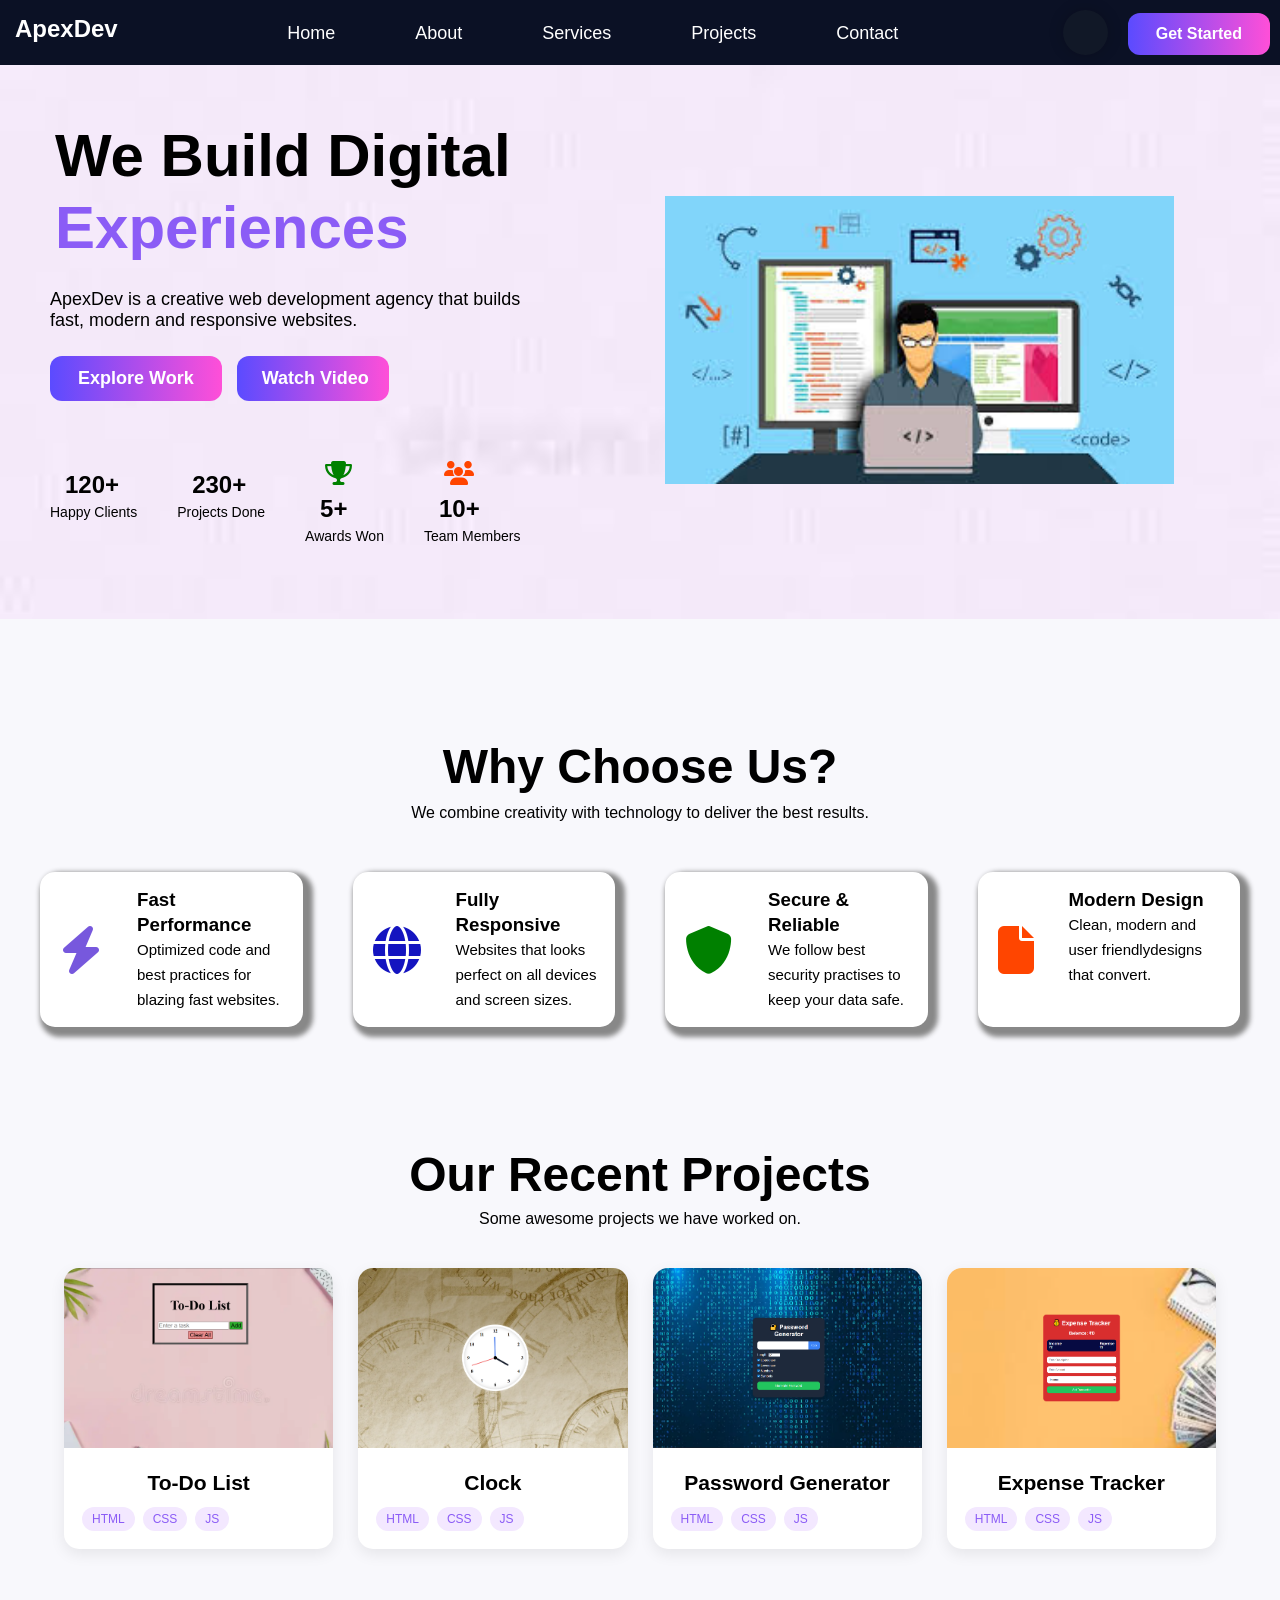
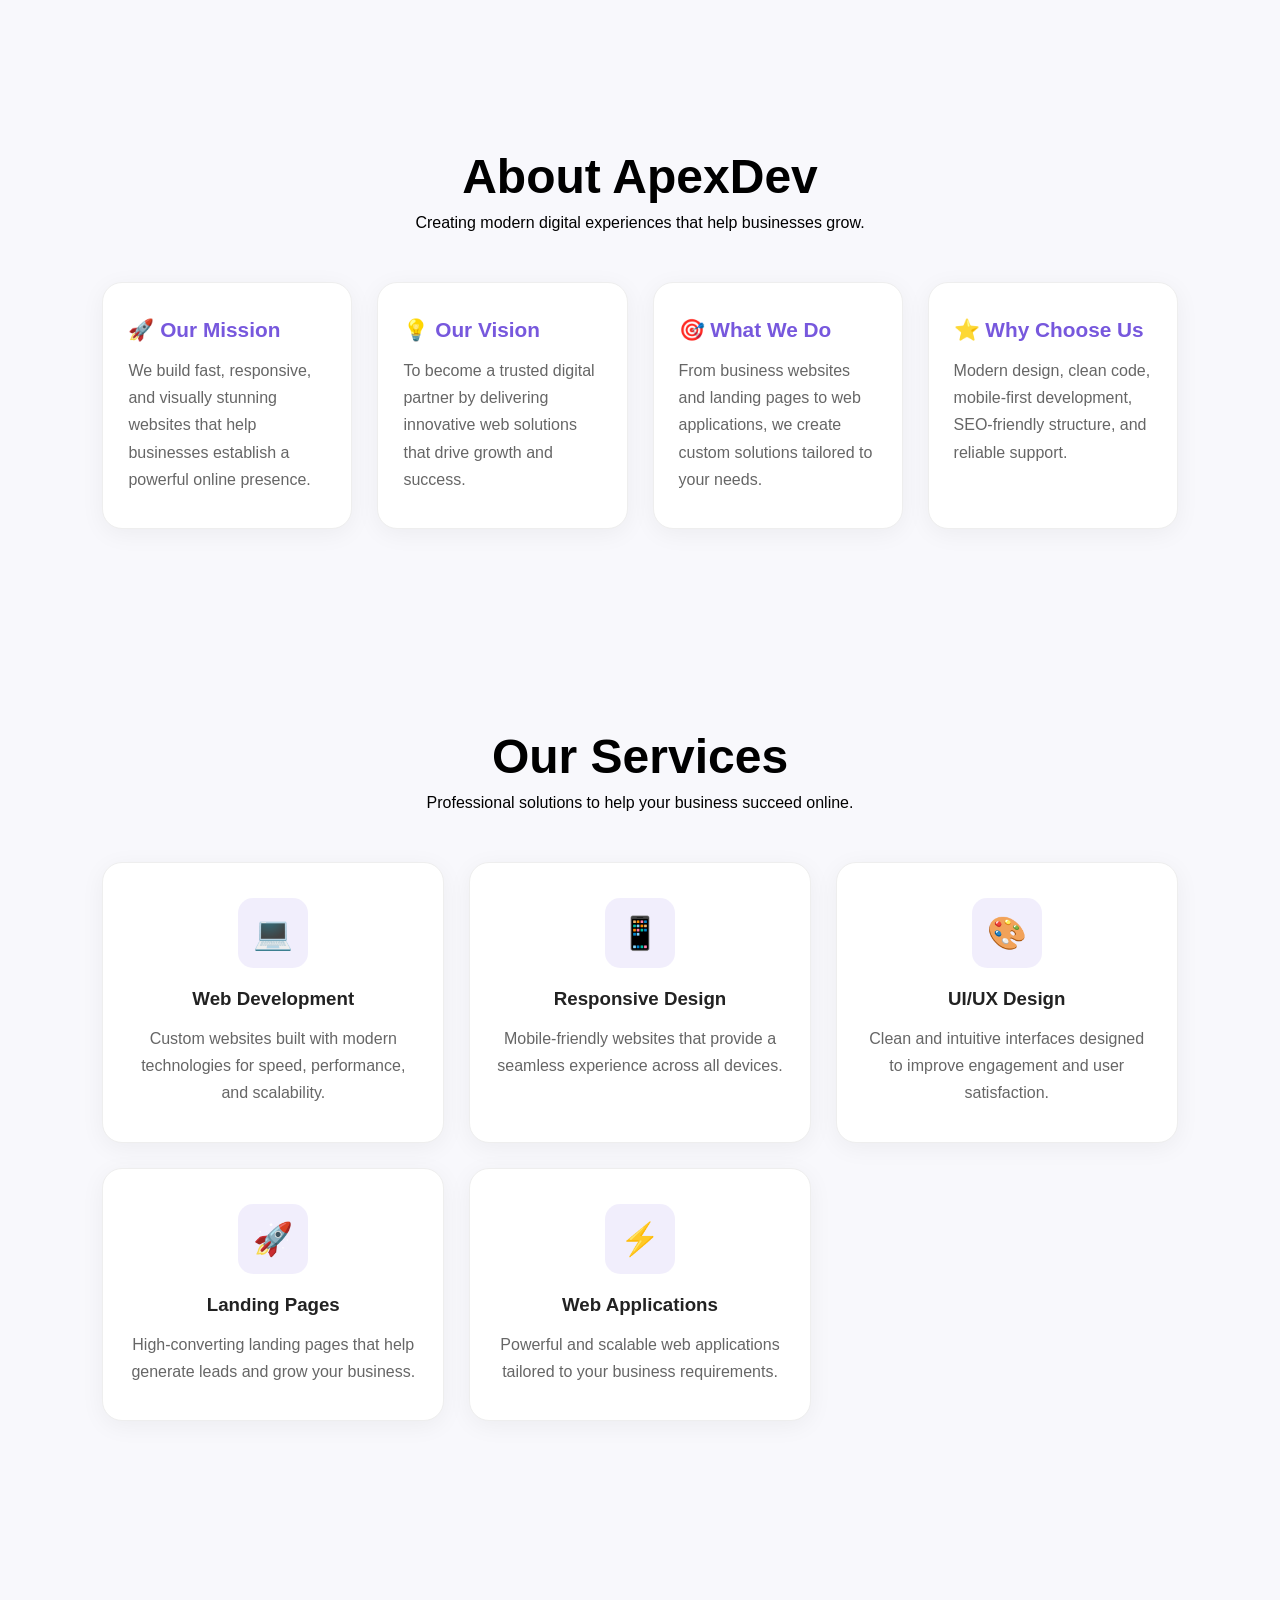
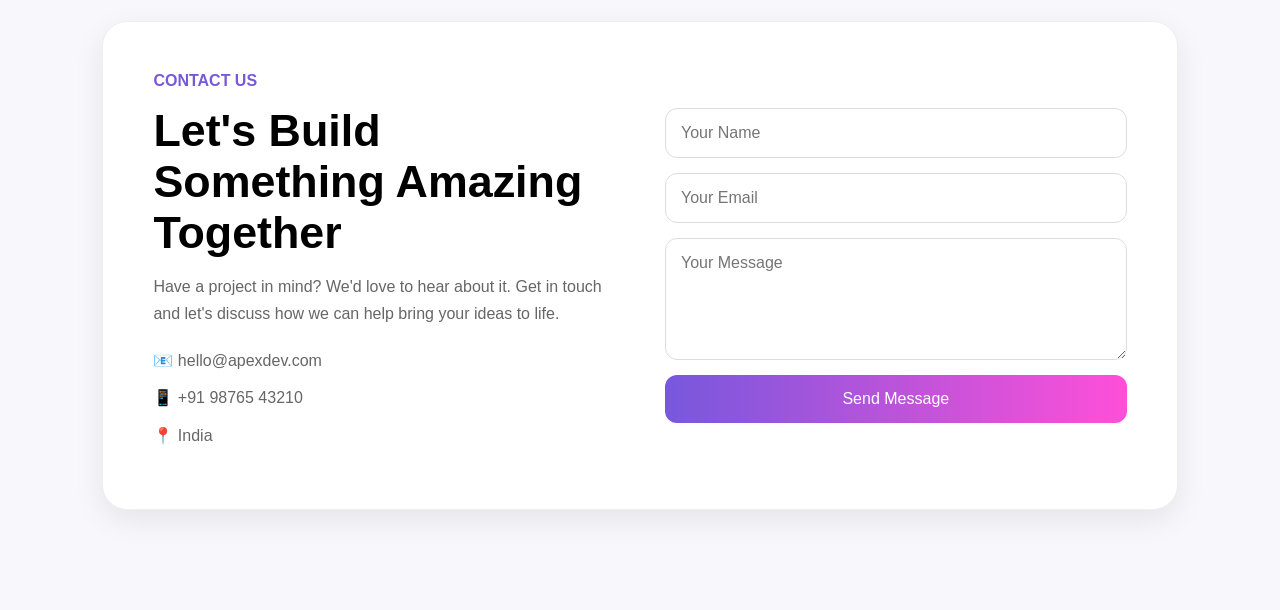
<file: index.html>
<!doctype html>
<html lang="en">
  <head>
    <meta charset="UTF-8" />
    <meta name="viewport" content="width=device-width, initial-scale=1.0" />
    <title>ApexDev</title>

    <link rel="stylesheet" href="style.css" />
    <link
      rel="stylesheet"
      href="https://cdnjs.cloudflare.com/ajax/libs/font-awesome/4.7.0/css/font-awesome.min.css"
    />
    <link
      rel="stylesheet"
      href="https://cdnjs.cloudflare.com/ajax/libs/font-awesome/6.5.1/css/all.min.css"
    />
  </head>

  <body>
    <section class="navbar">
      <div class="container">
        <div class="nav">
          <div class="logo">
            <h1>ApexDev</h1>
          </div>
          <div class="list">
            <button class="menu-toggle" id="menu-toggle" style="color: #7758dd">
              ☰
            </button>
            <ul class="nav-list" id="nav-list">
              <li class="home"><a href="index.html">Home</a></li>
              <li class="home"><a href="#about">About</a></li>
              <li class="home"><a href="#services">Services</a></li>
              <li class="home"><a href="#projects">Projects</a></li>
              <li class="home"><a href="#contact">Contact</a></li>
            </ul>
          </div>
          <div class="theme">
            <button class="dark-button" onclick="darkTheme()">
              <i class="fa fa-sun-o" aria-hidden="true"></i
              ><i class="fa fa-moon-o" aria-hidden="true"></i>
            </button>
            <button id="openModal" class="get-theme">Get Started</button>
          </div>
        </div>
      </div>
    </section>
    <section class="hero">
      <div class="hero-content">
        <h1>
          We Build Digital <span><br />Experiences</span>
        </h1>

        <p>
          ApexDev is a creative web development agency that builds fast, modern
          and responsive websites.
        </p>

        <div class="hero-btns">
          <button class="get-theme btn-prim">
            <a href="https://www.hardkore.tech/" target="_blank"
              >Explore Work</a
            >
          </button>
          <button class="get-theme btn-second">
            <a
              href="https://youtu.be/UOmbmTO1gC4?si=s0lWAxmYmjUyqpGj"
              target="_blank"
            >
              <div class="icon-cont">
                <i class="fa fa-play-circle-o" aria-hidden="true"></i>
                <p>Watch Video</p>
              </div></a
            >
          </button>
        </div>

        <div class="stats">
          <div class="stat-box">
            <div class="icon-cont">
              <i
                style="color: #7758dd"
                class="fa fa-smile-o"
                aria-hidden="true"
              ></i>
            </div>
            <h2>120+</h2>
            <p>Happy Clients</p>
          </div>

          <div class="stat-box">
            <div class="icon-cont">
              <i
                style="color: rgb(27, 27, 202)"
                class="fa fa-folder-open-o"
                aria-hidden="true"
              ></i>
            </div>
            <h2>230+</h2>
            <p>Projects Done</p>
          </div>

          <div class="stat-box">
            <div class="icon-cont">
              <i
                style="color: green"
                class="fa fa-trophy"
                aria-hidden="true"
              ></i>
            </div>
            <h2>5+</h2>
            <p>Awards Won</p>
          </div>

          <div class="stat-box">
            <div class="icon-cont">
              <i
                style="color: orangered"
                class="fa fa-users"
                aria-hidden="true"
              ></i>
            </div>
            <h2>10+</h2>
            <p>Team Members</p>
          </div>
        </div>
      </div>

      <div class="hero-image">
        <img src="images/developer.jpg" alt="Developer" />
      </div>
    </section>

    <section class="features">
      <div class="section-title">
        <h2>Why Choose Us?</h2>
        <p>
          We combine creativity with technology to deliver the best results.
        </p>
      </div>

      <div class="feature-container">
        <div class="feature-card">
          <div class="icon-container">
            <i style="color: #7758dd" class="fa fa-bolt" aria-hidden="true"></i>
          </div>
          <h3>
            Fast Performance<br />
            <p>Optimized code and best practices for blazing fast websites.</p>
          </h3>
        </div>

        <div class="feature-card">
          <div class="icon-container">
            <i
              style="color: rgb(20, 20, 192)"
              class="fa fa-globe"
              aria-hidden="true"
            ></i>
          </div>
          <h3>
            Fully Responsive<br />
            <p>Websites that looks perfect on all devices and screen sizes.</p>
          </h3>
        </div>

        <div class="feature-card">
          <div class="icon-container">
            <i style="color: green" class="fa fa-shield" aria-hidden="true"></i>
          </div>
          <h3>
            Secure & Reliable<br />
            <p>We follow best security practises to keep your data safe.</p>
          </h3>
        </div>

        <div class="feature-card">
          <div class="icon-container">
            <i
              style="color: orangered"
              class="fa fa-file"
              aria-hidden="true"
            ></i>
          </div>
          <h3>
            Modern Design <br />
            <p>Clean, modern and user friendlydesigns that convert.</p>
          </h3>
        </div>
      </div>
    </section>
    <section class="projects">
      <div class="project-header">
        <div>
          <h2>Our Recent Projects</h2>
          <p>Some awesome projects we have worked on.</p>
        </div>
      </div>

      <div class="project-grid">
        <div class="project-card">
          <a href="to-do.html" target="_blank">
            <img src="images/to-do2.jfif" alt="to-do" />
            <div class="project-info">
              <h3>To-Do List</h3>
              <div class="tags">
                <span>HTML</span>
                <span>CSS</span>
                <span>JS</span>
              </div>
            </div>
          </a>
        </div>

        <div class="project-card">
          <a href="clock.html" target="_blank">
            <img src="images/clock.jpg" alt="" />
            <div class="project-info">
              <h3>Clock</h3>
              <div class="tags">
                <span>HTML</span>
                <span>CSS</span>
                <span>JS</span>
              </div>
            </div>
          </a>
        </div>

        <div class="project-card">
          <a href="password.html" target="_blank">
            <img src="images/password.jpg" alt="" />
            <div class="project-info">
              <h3>Password Generator</h3>
              <div class="tags">
                <span>HTML</span>
                <span>CSS</span>
                <span>JS</span>
              </div>
            </div>
          </a>
        </div>

        <div class="project-card">
          <a href="expense-tracker.html" target="_blank">
            <img src="images/expense-tracker.jpg" alt="" />
            <div class="project-info">
              <h3>Expense Tracker</h3>
              <div class="tags">
                <span>HTML</span>
                <span>CSS</span>
                <span>JS</span>
              </div>
            </div>
          </a>
        </div>
      </div>
    </section>
    <section class="about" id="about">
      <div class="container">
        <div class="section-title">
          <h2>About ApexDev</h2>
          <p>Creating modern digital experiences that help businesses grow.</p>
        </div>

        <div class="about-grid">
          <div class="about-card">
            <h3>🚀 Our Mission</h3>
            <p>
              We build fast, responsive, and visually stunning websites that
              help businesses establish a powerful online presence.
            </p>
          </div>

          <div class="about-card">
            <h3>💡 Our Vision</h3>
            <p>
              To become a trusted digital partner by delivering innovative web
              solutions that drive growth and success.
            </p>
          </div>

          <div class="about-card">
            <h3>🎯 What We Do</h3>
            <p>
              From business websites and landing pages to web applications, we
              create custom solutions tailored to your needs.
            </p>
          </div>

          <div class="about-card">
            <h3>⭐ Why Choose Us</h3>
            <p>
              Modern design, clean code, mobile-first development, SEO-friendly
              structure, and reliable support.
            </p>
          </div>
        </div>
      </div>
    </section>
    <section class="services" id="services">
      <div class="container">
        <div class="section-title">
          <h2>Our Services</h2>
          <p>Professional solutions to help your business succeed online.</p>
        </div>

        <div class="services-grid">
          <div class="service-card">
            <div class="service-icon">💻</div>
            <h3>Web Development</h3>
            <p>
              Custom websites built with modern technologies for speed,
              performance, and scalability.
            </p>
          </div>

          <div class="service-card">
            <div class="service-icon">📱</div>
            <h3>Responsive Design</h3>
            <p>
              Mobile-friendly websites that provide a seamless experience across
              all devices.
            </p>
          </div>

          <div class="service-card">
            <div class="service-icon">🎨</div>
            <h3>UI/UX Design</h3>
            <p>
              Clean and intuitive interfaces designed to improve engagement and
              user satisfaction.
            </p>
          </div>

          <div class="service-card">
            <div class="service-icon">🚀</div>
            <h3>Landing Pages</h3>
            <p>
              High-converting landing pages that help generate leads and grow
              your business.
            </p>
          </div>

          <div class="service-card">
            <div class="service-icon">⚡</div>
            <h3>Web Applications</h3>
            <p>
              Powerful and scalable web applications tailored to your business
              requirements.
            </p>
          </div>
        </div>
      </div>
    </section>
    <section class="contact" id="contact">
      <div class="container">
        <div class="contact-card">
          <div class="contact-info">
            <span>CONTACT US</span>
            <h2>Let's Build Something Amazing Together</h2>

            <p>
              Have a project in mind? We'd love to hear about it. Get in touch
              and let's discuss how we can help bring your ideas to life.
            </p>

            <div class="contact-details">
              <p>📧 hello@apexdev.com</p>
              <p>📱 +91 98765 43210</p>
              <p>📍 India</p>
            </div>
          </div>

          <form class="contact-form">
            <input type="text" placeholder="Your Name" required />
            <input type="email" placeholder="Your Email" required />
            <textarea rows="5" placeholder="Your Message" required></textarea>
            <button type="submit" onclick="alert('Message Sent')">
              Send Message
            </button>
          </form>
        </div>
      </div>
    </section>
    <div class="modal" id="projectModal">
  <div class="modal-content">

    <span class="close-btn">&times;</span>

    <h2>Project Brief</h2>
    <p>Tell us about your project and we'll get back to you.</p>

    <form>
      <input type="text" placeholder="Your Name" required>

      <input type="email" placeholder="Your Email" required>

      <select required>
        <option value="">Select Project Type</option>
        <option>Business Website</option>
        <option>Portfolio Website</option>
        <option>E-Commerce Store</option>
        <option>Landing Page</option>
        <option>Web Application</option>
      </select>

      <textarea
        rows="5"
        placeholder="Describe your project..."
        required
      ></textarea>

      <button type="submit" class="submit-btn">
        Submit Request
      </button>
    </form>

  </div>
</div>
    <script src="script.js"></script>
  </body>
</html>
</file>
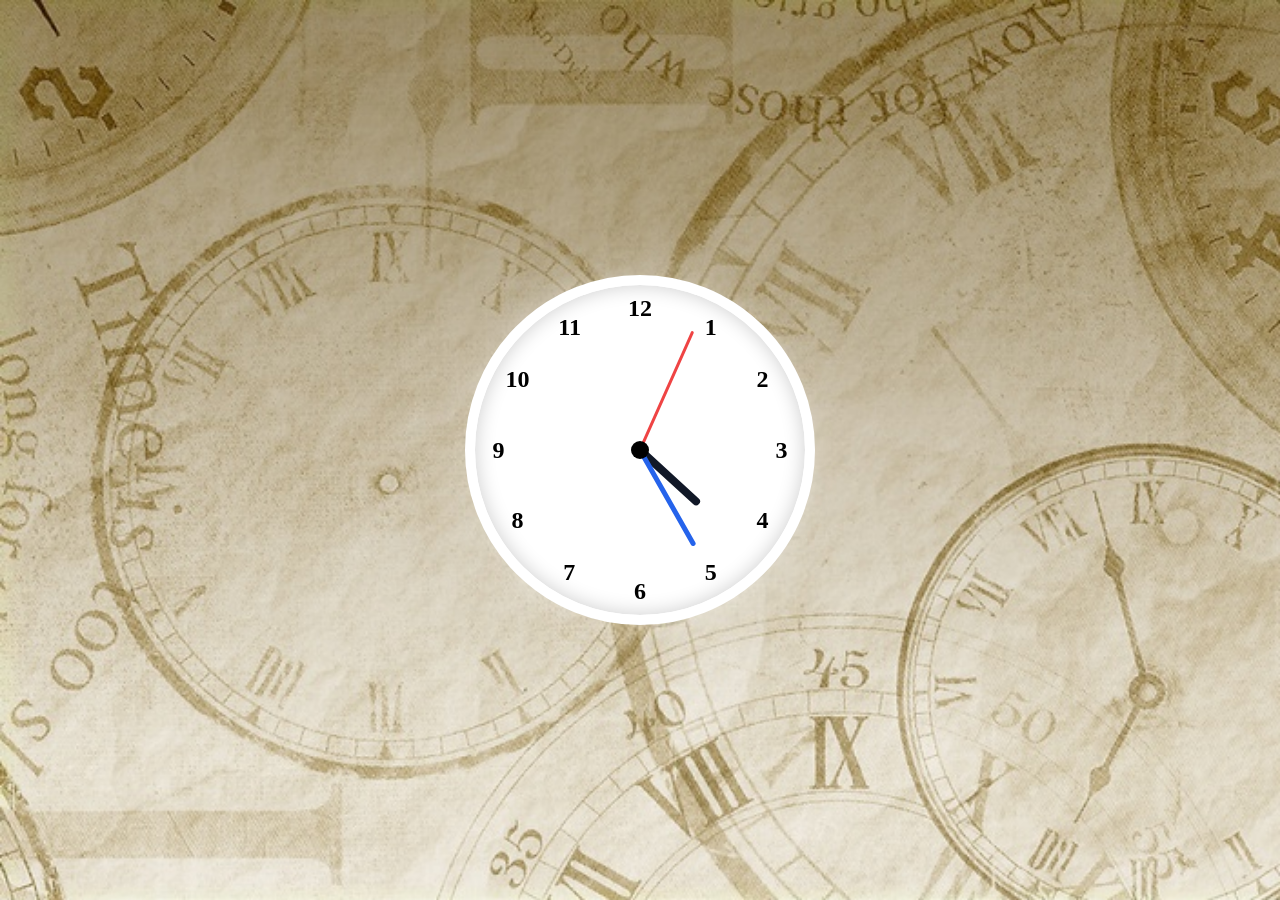
<file: clock.html>
<!DOCTYPE html>
<html lang="en">
<head>
<meta charset="UTF-8">
<meta name="viewport" content="width=device-width, initial-scale=1.0">
<title>Analog Clock</title>

<style>
*{
  margin:0;
  padding:0;
  box-sizing:border-box;
}

body{
  background-image: url("images/clock2.jpg");
  height:100vh;
  display:flex;
  justify-content:center;
  align-items:center;
  background-repeat: no-repeat;
  background-size: cover;
}

.clock{
  width:350px;
  height:350px;
  border-radius:50%;
  background:white;
  border:10px solid #fff;
  position:relative;
  box-shadow:
    0 0 30px rgba(255,255,255,0.3),
    inset 0 0 20px rgba(0,0,0,0.2);
}

.number{
  position:absolute;
  width:100%;
  height:100%;
  text-align:center;
  font-size:1.5rem;
  font-weight:bold;
}

.number1{transform:rotate(30deg);}
.number2{transform:rotate(60deg);}
.number3{transform:rotate(90deg);}
.number4{transform:rotate(120deg);}
.number5{transform:rotate(150deg);}
.number6{transform:rotate(180deg);}
.number7{transform:rotate(210deg);}
.number8{transform:rotate(240deg);}
.number9{transform:rotate(270deg);}
.number10{transform:rotate(300deg);}
.number11{transform:rotate(330deg);}

.number span{
  display:inline-block;
  transform:rotate(calc(-1 * var(--rotate)));
  margin-top:10px;
}

.hand{
  position:absolute;
  bottom:50%;
  left:50%;
  transform-origin:bottom;
  transform:translateX(-50%);
  border-radius:10px;
}

.hour{
  width:8px;
  height:80px;
  background:#111827;
}

.minute{
  width:5px;
  height:110px;
  background:#2563eb;
}

.second{
  width:3px;
  height:130px;
  background:#ef4444;
}

.center{
  position:absolute;
  width:18px;
  height:18px;
  background:black;
  border-radius:50%;
  top:50%;
  left:50%;
  transform:translate(-50%,-50%);
}
</style>
</head>
<body>

<div class="clock">

  <div class="number number1"><span style="--rotate:30deg">1</span></div>
  <div class="number number2"><span style="--rotate:60deg">2</span></div>
  <div class="number number3"><span style="--rotate:90deg">3</span></div>
  <div class="number number4"><span style="--rotate:120deg">4</span></div>
  <div class="number number5"><span style="--rotate:150deg">5</span></div>
  <div class="number number6"><span style="--rotate:180deg">6</span></div>
  <div class="number number7"><span style="--rotate:210deg">7</span></div>
  <div class="number number8"><span style="--rotate:240deg">8</span></div>
  <div class="number number9"><span style="--rotate:270deg">9</span></div>
  <div class="number number10"><span style="--rotate:300deg">10</span></div>
  <div class="number number11"><span style="--rotate:330deg">11</span></div>
  <div class="number number12"><span>12</span></div>

  <div class="hand hour" id="hour"></div>
  <div class="hand minute" id="minute"></div>
  <div class="hand second" id="second"></div>

  <div class="center"></div>
</div>

<script>
const hourHand = document.getElementById("hour");
const minuteHand = document.getElementById("minute");
const secondHand = document.getElementById("second");

function updateClock(){
  const now = new Date();

  const seconds = now.getSeconds();
  const minutes = now.getMinutes();
  const hours = now.getHours();

  const secDeg = seconds * 6;
  const minDeg = minutes * 6 + seconds * 0.1;
  const hourDeg = hours * 30 + minutes * 0.5;

  secondHand.style.transform =
    `translateX(-50%) rotate(${secDeg}deg)`;

  minuteHand.style.transform =
    `translateX(-50%) rotate(${minDeg}deg)`;

  hourHand.style.transform =
    `translateX(-50%) rotate(${hourDeg}deg)`;
}

setInterval(updateClock,1000);
updateClock();
</script>

</body>
</html>
</file>
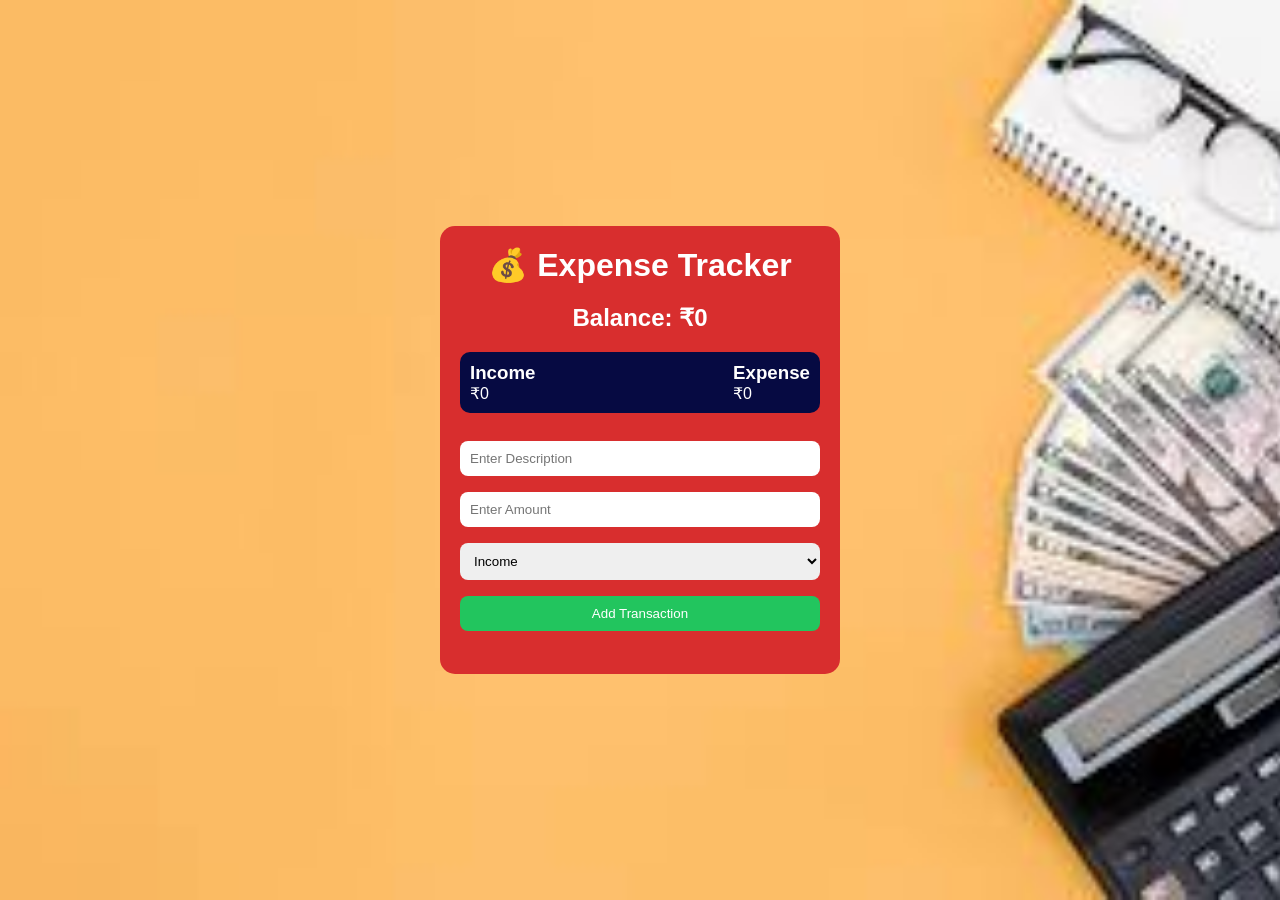
<file: expense-tracker.html>
<!DOCTYPE html>
<html lang="en">
<head>
<meta charset="UTF-8">
<meta name="viewport" content="width=device-width, initial-scale=1.0">
<title>Expense Tracker</title>

<style>
*{
    margin:0;
    padding:0;
    box-sizing:border-box;
    font-family:Arial,sans-serif;
}

body{
    background-image: url("images/expense-tracker2.jpg");
    background-repeat: no-repeat;
    background-size: cover;
    display:flex;
    justify-content:center;
    align-items:center;
    min-height:100vh;
}

.container{
    width:400px;
    background:#d82e2e;
    padding:20px;
    border-radius:15px;
    color:white;
}

h1{
    text-align:center;
    margin-bottom:20px;
}

.balance{
    text-align:center;
    margin-bottom:20px;
}

.summary{
    display:flex;
    justify-content:space-between;
    background:#060a42;
    padding:10px;
    border-radius:10px;
    margin-bottom:20px;
}

form input,
form select,
form button{
    width:100%;
    padding:10px;
    margin:8px 0;
    border:none;
    border-radius:8px;
}

form button{
    background:#22c55e;
    color:white;
    cursor:pointer;
}

ul{
    list-style:none;
    margin-top:15px;
}

li{
    background:#334155;
    padding:10px;
    margin:8px 0;
    border-radius:8px;
    display:flex;
    justify-content:space-between;
    align-items:center;
}

.delete{
    background:red;
    color:white;
    border:none;
    padding:5px 10px;
    border-radius:5px;
    cursor:pointer;
}
</style>
</head>
<body>

<div class="container">
    <h1>💰 Expense Tracker</h1>

    <div class="balance">
        <h2>Balance: ₹<span id="balance">0</span></h2>
    </div>

    <div class="summary">
        <div>
            <h3>Income</h3>
            <p id="income">₹0</p>
        </div>

        <div>
            <h3>Expense</h3>
            <p id="expense">₹0</p>
        </div>
    </div>

    <form id="form">
        <input type="text" id="text" placeholder="Enter Description" required>

        <input type="number" id="amount" placeholder="Enter Amount" required>

        <select id="type">
            <option value="income">Income</option>
            <option value="expense">Expense</option>
        </select>

        <button>Add Transaction</button>
    </form>

    <ul id="list"></ul>
</div>

<script>
const form = document.getElementById("form");
const list = document.getElementById("list");

let balance = 0;
let income = 0;
let expense = 0;

form.addEventListener("submit", function(e){
    e.preventDefault();

    const text = document.getElementById("text").value;
    const amount = Number(document.getElementById("amount").value);
    const type = document.getElementById("type").value;

    if(type === "income"){
        income += amount;
        balance += amount;
    }else{
        expense += amount;
        balance -= amount;
    }

    updateUI();

    const li = document.createElement("li");

    li.innerHTML = `
        ${text} - ₹${amount}
        <button class="delete">X</button>
    `;

    li.querySelector(".delete").addEventListener("click", function(){

        if(type === "income"){
            income -= amount;
            balance -= amount;
        }else{
            expense -= amount;
            balance += amount;
        }

        updateUI();
        li.remove();
    });

    list.appendChild(li);

    form.reset();
});

function updateUI(){
    document.getElementById("balance").textContent = balance;
    document.getElementById("income").textContent = "₹" + income;
    document.getElementById("expense").textContent = "₹" + expense;
}
</script>

</body>
</html>
</file>
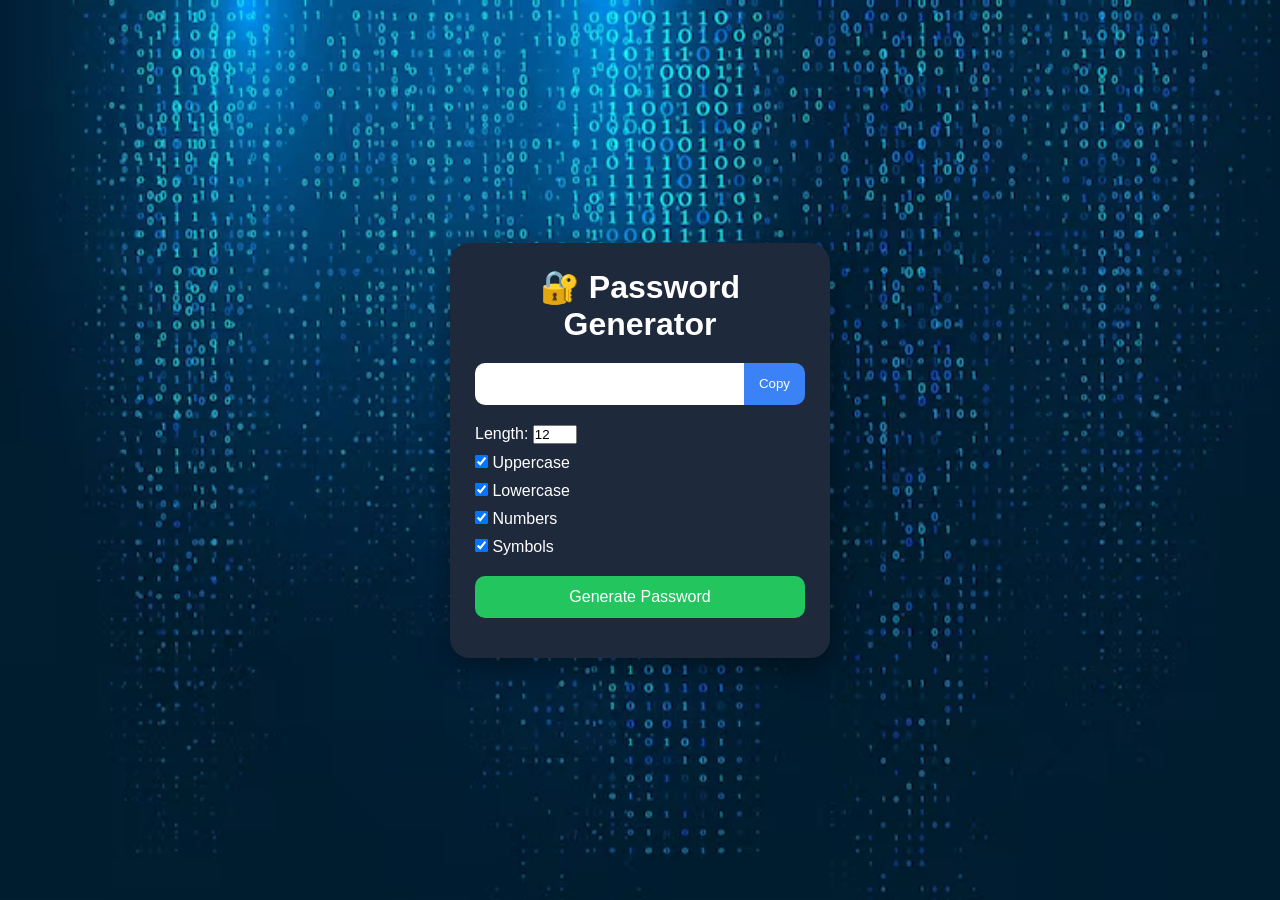
<file: password.html>
<!DOCTYPE html>
<html lang="en">
<head>
<meta charset="UTF-8">
<meta name="viewport" content="width=device-width, initial-scale=1.0">
<title>Password Generator</title>

<style>
*{
    margin:0;
    padding:0;
    box-sizing:border-box;
    font-family:Arial, sans-serif;
}

body{
    height:100vh;
    display:flex;
    justify-content:center;
    align-items:center;
    background-image: url("images/password2.jpg");
    background-repeat: no-repeat;
    background-size: cover;
}

.container{
    width:380px;
    background:#1e293b;
    padding:25px;
    border-radius:20px;
    box-shadow:0 10px 30px rgba(0,0,0,0.4);
}

h1{
    color:white;
    text-align:center;
    margin-bottom:20px;
}

.password-box{
    display:flex;
    margin-bottom:20px;
}

.password-box input{
    flex:1;
    padding:12px;
    border:none;
    outline:none;
    border-radius:10px 0 0 10px;
    font-size:16px;
}

.password-box button{
    border:none;
    background:#3b82f6;
    color:white;
    padding:12px 15px;
    cursor:pointer;
    border-radius:0 10px 10px 0;
}

.options{
    color:white;
    margin-bottom:20px;
}

.options label{
    display:block;
    margin:10px 0;
}

#generate{
    width:100%;
    padding:12px;
    border:none;
    background:#22c55e;
    color:white;
    font-size:16px;
    border-radius:10px;
    cursor:pointer;
}

#generate:hover{
    opacity:0.9;
}

#strength{
    margin-top:15px;
    color:#22c55e;
    text-align:center;
}
</style>
</head>
<body>

<div class="container">
    <h1>🔐 Password Generator</h1>

    <div class="password-box">
        <input type="text" id="password" readonly>
        <button onclick="copyPassword()">Copy</button>
    </div>

    <div class="options">
        <label>
            Length:
            <input type="number" id="length" min="4" max="30" value="12">
        </label>

        <label>
            <input type="checkbox" id="uppercase" checked>
            Uppercase
        </label>

        <label>
            <input type="checkbox" id="lowercase" checked>
            Lowercase
        </label>

        <label>
            <input type="checkbox" id="numbers" checked>
            Numbers
        </label>

        <label>
            <input type="checkbox" id="symbols" checked>
            Symbols
        </label>
    </div>

    <button id="generate">Generate Password</button>

    <p id="strength"></p>
</div>

<script>
const passwordInput = document.getElementById("password");
const generateBtn = document.getElementById("generate");
const strengthText = document.getElementById("strength");

generateBtn.addEventListener("click", generatePassword);

function generatePassword() {
    let chars = "";

    if(document.getElementById("uppercase").checked){
        chars += "ABCDEFGHIJKLMNOPQRSTUVWXYZ";
    }

    if(document.getElementById("lowercase").checked){
        chars += "abcdefghijklmnopqrstuvwxyz";
    }

    if(document.getElementById("numbers").checked){
        chars += "0123456789";
    }

    if(document.getElementById("symbols").checked){
        chars += "!@#$%^&*()_+";
    }

    let length = document.getElementById("length").value;

    if(chars === ""){
        alert("Select at least one option");
        return;
    }

    let password = "";

    for(let i = 0; i < length; i++){
        let randomIndex = Math.floor(Math.random() * chars.length);
        password += chars[randomIndex];
    }

    passwordInput.value = password;

    if(length < 8){
        strengthText.textContent = "🔴 Weak";
    } else if(length < 12){
        strengthText.textContent = "🟡 Medium";
    } else {
        strengthText.textContent = "🟢 Strong";
    }
}

function copyPassword() {
    navigator.clipboard.writeText(passwordInput.value);
    alert("Password Copied!");
}
</script>

</body>
</html>
</file>
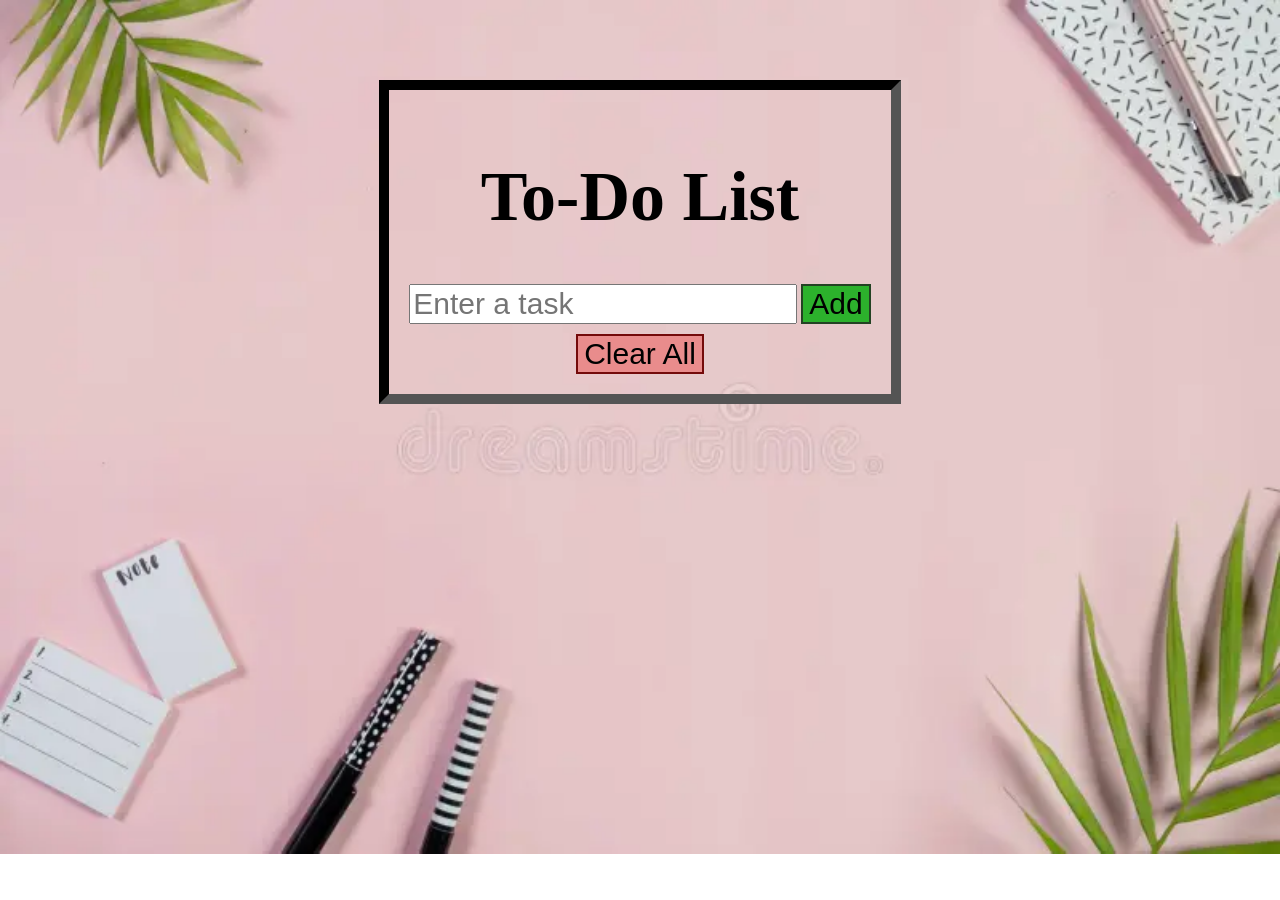
<file: to-do.html>
<!doctype html>
<html lang="en">
  <head>
    <meta charset="UTF-8" />
    <meta name="viewport" content="width=device-width, initial-scale=1.0" />
    <title>To-Do List</title>
  </head>
  <body>
    <style>
      body{
    background-image: url('images/to-do.jfif');
    background-repeat: no-repeat;
    background-size: cover;
}
.container{
    text-align: center;
    border: 10px solid black;
    border-style: inset;
    padding: 20px;
    margin: 80px auto;
    width: fit-content;
}
button{
    border: 2px solid rgb(116, 10, 10);
    background-color: rgb(233, 140, 140);
    font-size: 30px;
}
li{
    padding: 10px 0px;
    list-style-type:upper-roman;
    text-align: left;
    font-size: 30px;
}
ul{
    margin: 10px 130px;
}
h1{
    font-size: 70px;
}


    </style>
    <div class="container">
      <h1>To-Do List</h1>
      <input type="text" id="task" placeholder="Enter a task" style="font-size: 30px;"/>
      <button style="background-color:rgb(44, 177, 44);  border:2px solid rgb(35, 66, 35);" onclick="addTask()">Add</button>
      <ul id="list"></ul>
      <button onclick="clearAll()">Clear All</button>
    </div>
    <script src="to-do.js"></script>
  </body>
</html>
</file>
<file: style.css>
.dark-mode {
    background-color: #050918;
    color: rgba(255, 255, 255, 0.932);
}

body {
    font-family: sans-serif;
    margin: 0px;
    background: #f8f8fc;
    overflow-x: hidden;
}

.navbar {
    background-color: #0b1125;
    color: white;
}

.nav-list a:hover {
    color: #7758dd;
}

a {
    color: white;
    text-decoration: none;
    font-size: 18px;
}

li {
    list-style-type: none;
}

ul {
    display: flex;
    gap: 80px;
    padding-top: 13px;
}


@media(max-width:1024px) {
    ul {
        gap: 40px;
    }

    .stats {
        gap: 20px !important;
    }

    .hero .hero-content h1 {
        font-size: 40px;
    }

    .hero .hero-image img {
        width: 100%;
    }
}

@media(max-width:970px) {
    ul {
        gap: 30px;
    }

    .hero .hero-content h1 {
        font-size: 35px;
    }

    .hero-btns a {
        font-size: 16px;
    }

    .hero {
        flex-direction: column;
        align-items: center;
        text-align: center;
    }

    .hero-content {
        width: 100%;
        display: flex;
        flex-direction: column;
        align-items: center;
    }

    .hero-content p {
        text-align: center;
        max-width: 600px;
    }

    .hero-btns {
        justify-content: center;
    }

    .hero-image {
        width: 100%;
        flex: none;
    }

    .hero-image img {
        width: 100%;
        display: block;
    }

    .stats {
        width: 100%;
        display: flex;
        justify-content: center;
        flex-wrap: wrap;
        gap: 30px;
    }

    .stat-box {
        text-align: center;
        display: flex;
        flex-direction: column;
        align-items: center;
        width: 140px;
    }

    .stat-box .icon-cont {
        justify-content: center;
    }
}

@media(max-width:768px) {
    ul {
        gap: 20px;
    }

    .menu-toggle {
        display: block !important;
        width: 50px;
        height: 50px;
        border: none;
        border-radius: 50%;
        background: white;
        box-shadow: 0 0 15px rgba(0, 0, 0, 0.2);
        font-weight: 900;
    }

    .nav-list {
        display: none;
        flex-direction: column;
        position: absolute;
        top: 60px;
        left: 0;
        width: 100%;
        background-color: #1a1a1a;
        gap: 15px;
    }

    .nav-list.active {
        display: flex;
        flex-direction: column;
        position: absolute;
        top: 60px;
        left: 0;
        width: 100%;
        background-color: #8b5cf6;
    }

    .nav-list li a {
        display: block;
        padding: 12px 15px;
        background-color: #111827;
        border-radius: 5px;
    }

    body .hero {
        display: block;
    }

}
@media (max-width: 480px) {

    .get-theme {
        padding: 8px 12px;
        font-size: 13px;
    }

    .logo h1 {
        font-size: 28px;
    }
        .nav {
            display: flex;
            justify-content: space-between;
            align-items: center;
            gap: 8px;
        }
    
        .logo {
            flex: 1;
        }
    
        .logo h1 {
            font-size: 20px;
            margin: 0;
        }
    
        .list {
            display: flex;
            align-items: center;
        }
    
        .theme {
            display: flex;
            align-items: center;
            gap: 8px;
        }
    
        .menu-toggle,
        .dark-button {
            width: 45px;
            height: 45px;
            flex-shrink: 0;
        }
    
        .get-theme {
            padding: 10px 14px;
            font-size: 14px;
            white-space: nowrap;
        }
        
}
@media (max-width: 320px) {
    .get-theme {
        display: none;
    }
}

.menu-toggle {
    display: none;
    font-size: 24px;
    cursor: pointer;
    width: 40px;
        height: 40px;
}

.nav {
    display: flex;
    padding: 10px;
    justify-content: space-between;
}

.get-theme {
    padding: 12px 28px;
    border: none;
    border-radius: 12px;
    background: linear-gradient(90deg, #5b4bff, #ff4fd8);
    color: white;
    font-size: 16px;
    font-weight: 600;
    cursor: pointer;
    transition: 0.3s;
}

.theme {
    display: flex;
    align-items: end;
    gap: 20px;
}

.dark-button {
    width: 45px;
    height: 45px;
    border: none;
    border-radius: 50%;
    background: #111827;
    color: white;
    font-size: 20px;
    cursor: pointer;
    box-shadow: 0 0 15px rgba(0, 0, 0, 0.2);

}

.get-theme:hover {
    transform: translateY(-2px);
    box-shadow: 0 10px 20px rgba(255, 79, 216, 0.3);
}

h1 {
    margin: 5px 5px;
    font-size: 24px;
}

* {
    margin: 0;
    padding: 0;
    box-sizing: border-box;
    font-family: sans-serif;
}

h3 {
    color: black;
}

body.dark-mode .hero {
    background-image: none;
}

body.dark-mode .fa-moon-o {
    display: none;
}

body.dark-mode .fa-sun-o {
    display: inline-block;
    color: yellow;
}

.dark-button .fa-sun-o {
    display: none;
}

.hero {
    background-image: url("images/lavender.jpg");
    background-repeat: no-repeat;
    background-size: cover;
    width: 100%;
    min-height: 50vh;
    display: flex;
    justify-content: space-between;
    align-items: center;
    padding: 50px 50px;
    gap: 50px;
    margin-bottom: 100px;
}

.hero-content {
    flex: 1;
}

.hero-content h1 {
    font-size: 60px;
    line-height: 1.2;
}

.hero-content span {
    color: #8b5cf6;
}

.hero-content p {
    margin: 25px 0;
    font-size: 18px;
    max-width: 500px;
}

.hero-btns {
    display: flex;
    gap: 15px;
}


.btn-second {
    padding: 0px;
}

.hero-image {
    flex: 1;
}

.hero-image img {
    width: 90%;
}

.stats {
    display: flex;
    margin-top: 50px;
    flex-wrap: wrap;
    gap: 40px;
}

.stat-box h2 {
    padding: 0px 15px;
}

.stat-box p {
    margin-top: 5px;
    font-size: 14px;
}

.features {
    width: 100%;
    padding: 20px;
    margin: 0;
}

.section-title {
    text-align: center;
    margin-bottom: 50px;
}

.section-title h2 {
    font-size: 40px;
}

.section-title p {
    margin-top: 10px;
}

.feature-container {
    display: grid;
    grid-template-columns: repeat(auto-fit, minmax(250px, 1fr));
    gap: 50px;
    padding: 0px 20px;
    max-width: 1400px;
    margin: 0 auto;
}

.feature-card {
    background: white;
    display: flex;
    border-radius: 15px;
    box-shadow: 5px 5px 5px 5px #888888;
    line-height: 25px;
}

.icon-cont {
    display: flex;
    width: fit-content;
    align-items: start;
    justify-content: center;
    align-items: center;
    padding: 10px 20px;
    font-size: 1.5rem;
}

.fa-play-circle-o {
    padding-right: 5px;
}

.icon-cont p {
    font-size: 18px;
    margin: 0px;
}

.icon-container {
    display: flex;
    justify-content: center;
    align-items: center;
    width: fit-content;
    padding: 20px;
    font-size: 3rem;
    transition: transform 0.3s ease;
}

.feature-card h3 {
    margin: 15px;
}

.feature-card p {
    font-size: 15px;
    font-weight: 500;
}


.projects {
    width: 90%;
    margin: 100px auto;
    text-align: center;
}

.project-header {
    display: flex;
    justify-content: center;
    align-items: center;
    margin-bottom: 40px;
}

.project-header h2 {
    font-size: 3rem;
    margin-bottom: 8px;
}

.project-grid {
    display: grid;
    grid-template-columns: repeat(auto-fit, minmax(250px, 1fr));
    gap: 25px;
}

.project-card {
    background: #fff;
    border-radius: 15px;
    overflow: hidden;
    box-shadow: 0 5px 15px rgba(0, 0, 0, 0.08);
    transition: 0.3s;
}

.project-card:hover {
    transform: translateY(-8px);
}

.project-card img {
    width: 100%;
    height: 180px;
    object-fit: cover;
}

.project-info {
    padding: 18px;
}

.project-info h3 {
    margin-bottom: 12px;
}

.tags {
    display: flex;
    gap: 8px;
}

.tags span {
    padding: 5px 10px;
    background: #f3e8ff;
    color: #8b5cf6;
    border-radius: 20px;
    font-size: 12px;
}

.about {
    padding: 100px 8%;
}

.section-title {
    text-align: center;
    margin-bottom: 50px;
}

.section-title h2 {
    font-size: 3rem;
    margin-bottom: 10px;
}


.about-grid {
    display: grid;
    grid-template-columns: repeat(auto-fit, minmax(250px, 1fr));
    gap: 25px;
}

.about-card {
    background: #fff;
    padding: 35px 25px;
    border-radius: 20px;
    border: 1px solid #eee;
    box-shadow: 0 5px 25px rgba(0, 0, 0, 0.05);
    transition: 0.3s;
}

.about-card:hover {
    transform: translateY(-8px);
}

.about-card h3 {
    color: #7758dd;
    margin-bottom: 15px;
    font-size: 1.3rem;
}

.about-card p {
    color: #666;
    line-height: 1.7;
}

.services {
    padding: 100px 8%;
}

.services-grid {
    display: grid;
    grid-template-columns: repeat(auto-fit, minmax(260px, 1fr));
    gap: 25px;
}

.service-card {
    background: #fff;
    padding: 35px 25px;
    border-radius: 20px;
    border: 1px solid #eee;
    box-shadow: 0 5px 25px rgba(0, 0, 0, 0.05);
    transition: 0.3s ease;
    text-align: center;
}

.service-card:hover {
    transform: translateY(-10px);
}

.service-icon {
    width: 70px;
    height: 70px;
    margin: 0 auto 20px;
    border-radius: 15px;
    background: rgba(119, 88, 221, 0.1);
    display: flex;
    align-items: center;
    justify-content: center;
    font-size: 2rem;
}

.service-card h3 {
    margin-bottom: 15px;
    color: #222;
}

.service-card p {
    color: #666;
    line-height: 1.7;
}

.contact {
    padding: 100px 8%;
}

.contact-card {
    background: #fff;
    border-radius: 25px;
    padding: 50px;
    display: flex;
    gap: 50px;
    align-items: center;
    justify-content: space-between;
    box-shadow: 0 10px 30px rgba(0, 0, 0, 0.08);
    border: 1px solid #eee;
}

.contact-info {
    flex: 1;
}

.contact-info span {
    color: #7758dd;
    font-weight: 600;
}

.contact-info h2 {
    font-size: 2.8rem;
    margin: 15px 0;
}

.contact-info p {
    color: #666;
    line-height: 1.7;
}

.contact-details {
    margin-top: 20px;
}

.contact-details p {
    margin: 10px 0;
}

.contact-form {
    flex: 1;
    display: flex;
    flex-direction: column;
    gap: 15px;
}

.contact-form input,
.contact-form textarea {
    padding: 15px;
    border: 1px solid #ddd;
    border-radius: 12px;
    outline: none;
    font-size: 1rem;
}

.contact-form button {
    padding: 15px;
    border: none;
    border-radius: 12px;
    background: linear-gradient(90deg, #7758dd, #ff4fd8);
    color: white;
    font-size: 1rem;
    cursor: pointer;
}

.contact-form button:hover {
    opacity: 0.9;
}

@media (max-width: 768px) {
    .contact-card {
        flex-direction: column;
        padding: 30px;
    }

    .contact-info h2 {
        font-size: 2rem;
    }
}

.modal {
    display: none;
    position: fixed;
    inset: 0;
    background: rgba(0, 0, 0, 0.6);
    z-index: 9999;

    justify-content: center;
    align-items: center;
}

.modal-content {
    width: 90%;
    max-width: 600px;
    background: white;
    padding: 35px;
    border-radius: 20px;
    position: relative;
    animation: popup 0.3s ease;
}

@keyframes popup {
    from {
        transform: scale(0.8);
        opacity: 0;
    }

    to {
        transform: scale(1);
        opacity: 1;
    }
}

.close-btn {
    position: absolute;
    right: 20px;
    top: 15px;
    font-size: 30px;
    cursor: pointer;
}

.modal-content form {
    display: flex;
    flex-direction: column;
    gap: 15px;
    margin-top: 20px;
}

.modal-content input,
.modal-content select,
.modal-content textarea {
    padding: 14px;
    border: 1px solid #ddd;
    border-radius: 10px;
    outline: none;
}

.submit-btn {
    border: none;
    padding: 14px;
    border-radius: 10px;
    color: white;
    cursor: pointer;
    background: linear-gradient(90deg, #7758dd, #ff4fd8);
}
</file>
